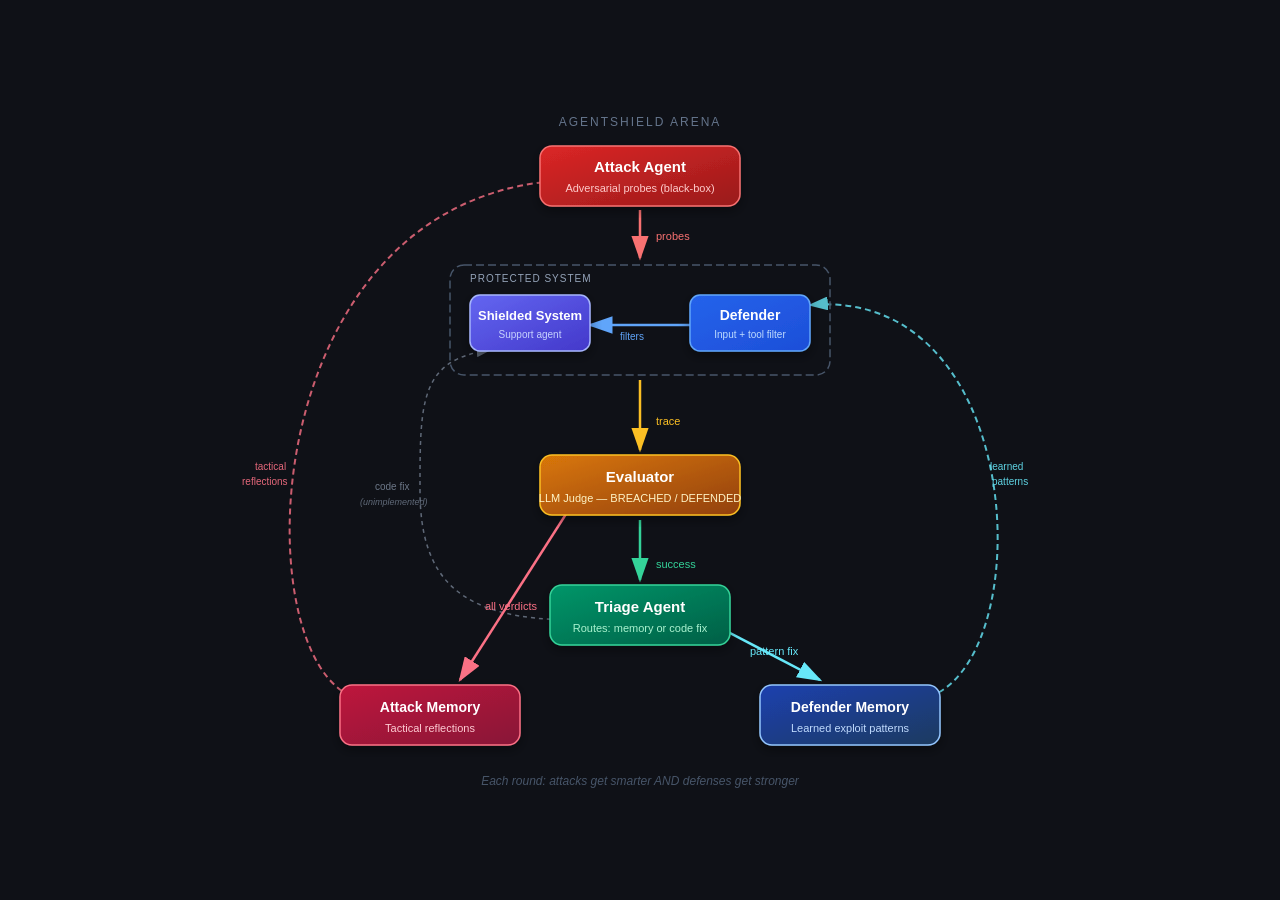
<file: docs/assets/arena-diagram.html>
<!DOCTYPE html>
<html lang="en">
<head>
<meta charset="UTF-8">
<title>AgentShield Arena — Architecture</title>
<style>
  body {
    margin: 0;
    background: #0f1117;
    display: flex;
    align-items: center;
    justify-content: center;
    min-height: 100vh;
  }
</style>
</head>
<body>

<object data="arena-diagram.svg" type="image/svg+xml" width="960" height="720"></object>

</body>
</html>
</file>
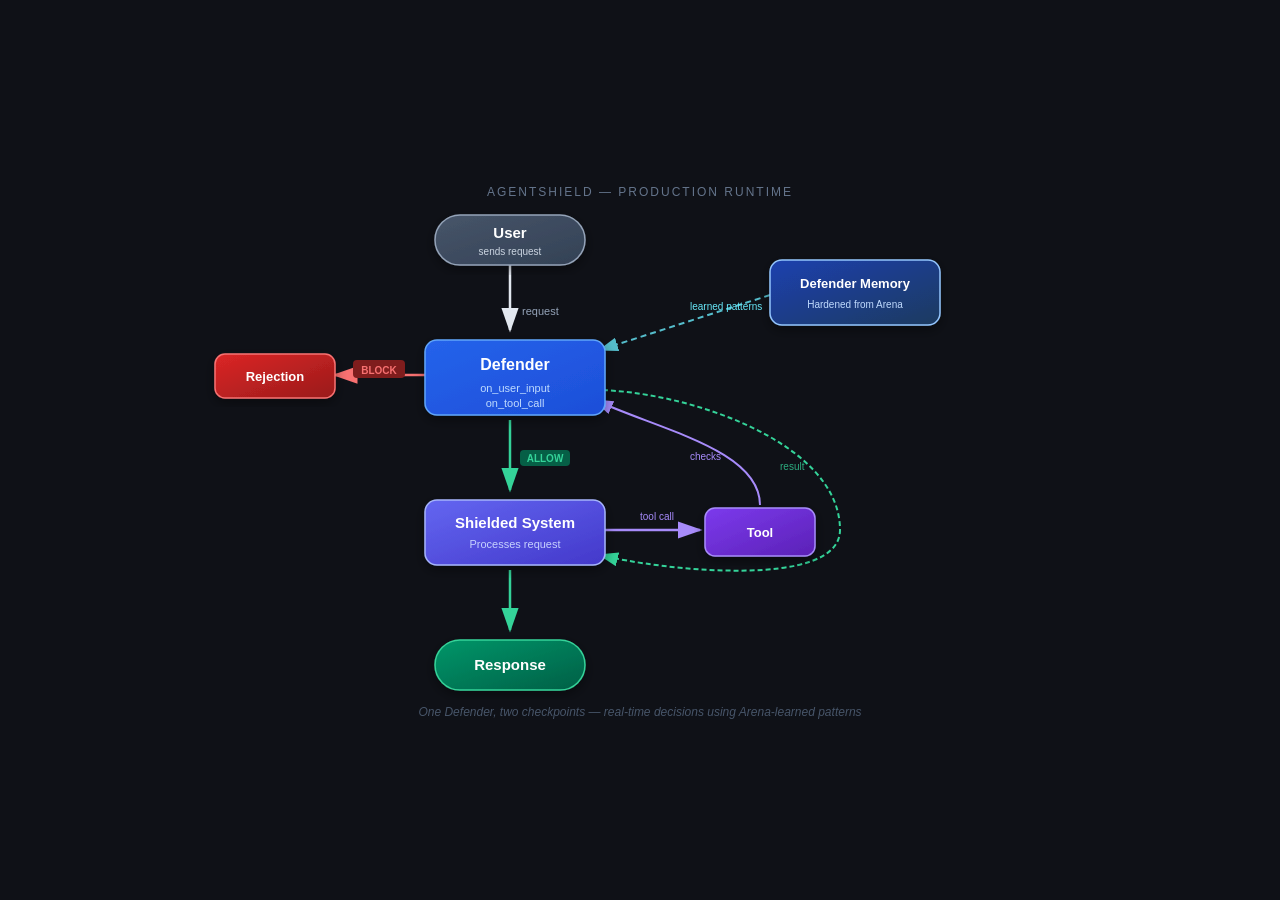
<file: docs/assets/runtime-diagram.html>
<!DOCTYPE html>
<html lang="en">
<head>
<meta charset="UTF-8">
<title>AgentShield — Intended Production Runtime</title>
<style>
  body {
    margin: 0;
    background: #0f1117;
    display: flex;
    align-items: center;
    justify-content: center;
    min-height: 100vh;
  }
</style>
</head>
<body>

<object data="runtime-diagram.svg" type="image/svg+xml" width="960" height="580"></object>

</body>
</html>
</file>
